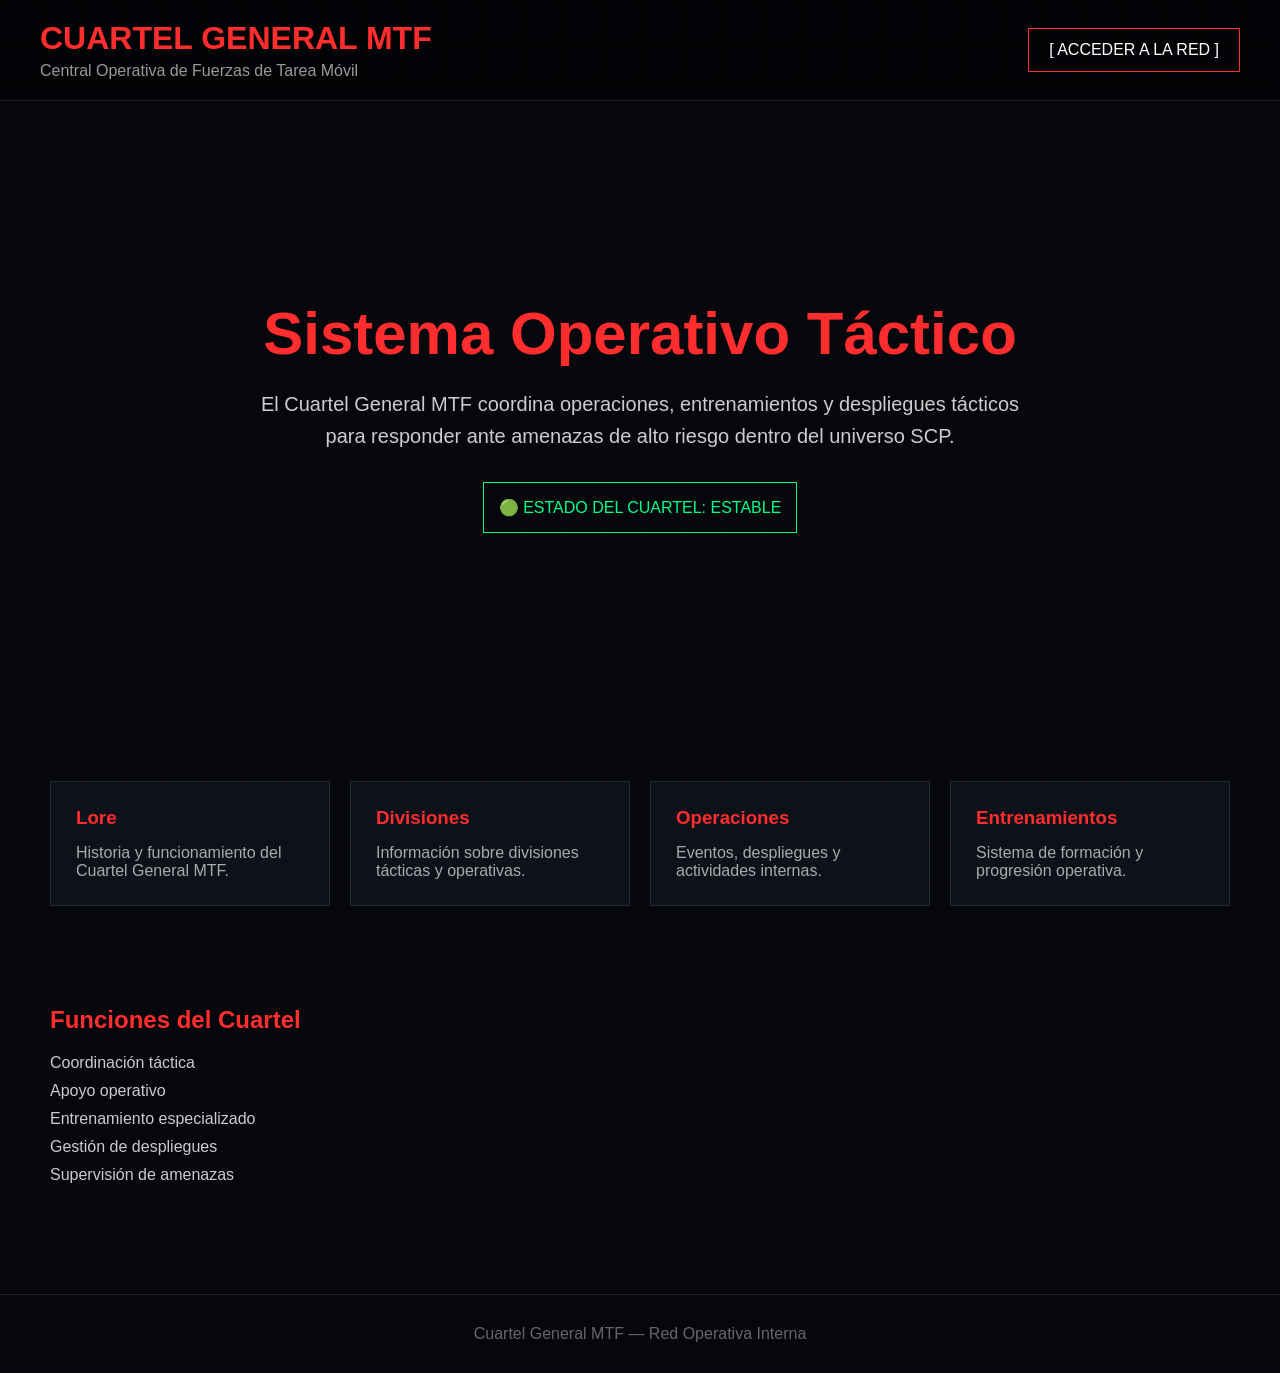
<file: index.html>
<!DOCTYPE html>
<html lang="es">
<head>
<meta charset="UTF-8">
<meta name="viewport" content="width=device-width, initial-scale=1.0">

<title>Cuartel General MTF</title>

<link rel="stylesheet" href="style.css">

</head>

<body>

<div class="background-grid"></div>

<header class="topbar">

<div class="logo-area">
<h1>CUARTEL GENERAL MTF</h1>
<p>Central Operativa de Fuerzas de Tarea Móvil</p>
</div>

<a href="login.html" class="login-btn">
[ ACCEDER A LA RED ]
</a>

</header>

<section class="hero">

<div class="hero-content">

<h2 class="typing">
Sistema Operativo Táctico
</h2>

<p>
El Cuartel General MTF coordina operaciones, entrenamientos y despliegues tácticos para responder ante amenazas de alto riesgo dentro del universo SCP.
</p>

<div class="status-box">
🟢 ESTADO DEL CUARTEL: ESTABLE
</div>

</div>

</section>

<section class="cards-section">

<div class="card">
<h3>Lore</h3>
<p>
Historia y funcionamiento del Cuartel General MTF.
</p>
</div>

<div class="card">
<h3>Divisiones</h3>
<p>
Información sobre divisiones tácticas y operativas.
</p>
</div>

<div class="card">
<h3>Operaciones</h3>
<p>
Eventos, despliegues y actividades internas.
</p>
</div>

<div class="card">
<h3>Entrenamientos</h3>
<p>
Sistema de formación y progresión operativa.
</p>
</div>

</section>

<section class="info-panel">

<h2>Funciones del Cuartel</h2>

<ul>
<li>Coordinación táctica</li>
<li>Apoyo operativo</li>
<li>Entrenamiento especializado</li>
<li>Gestión de despliegues</li>
<li>Supervisión de amenazas</li>
</ul>

</section>

<footer>

<p>
Cuartel General MTF — Red Operativa Interna
</p>

</footer>

<script src="app.js"></script>

</body>
</html>
</file>
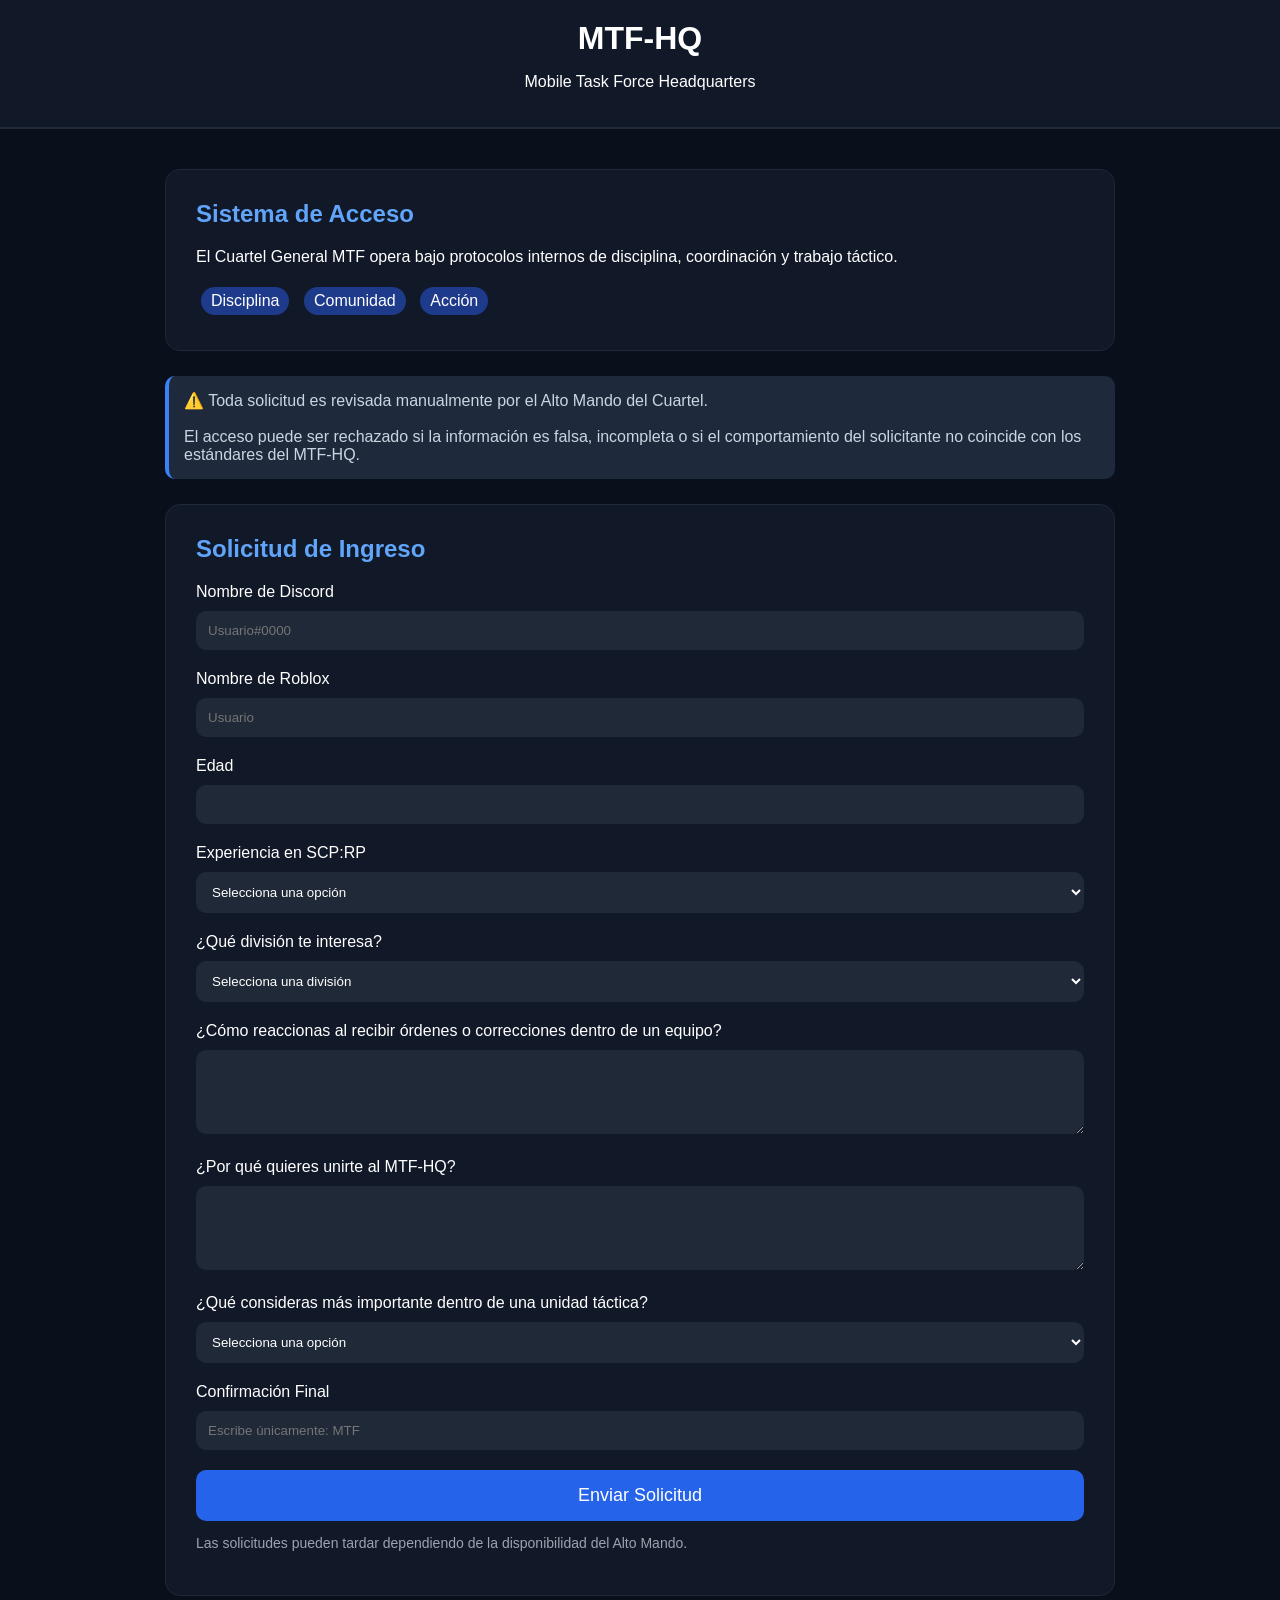
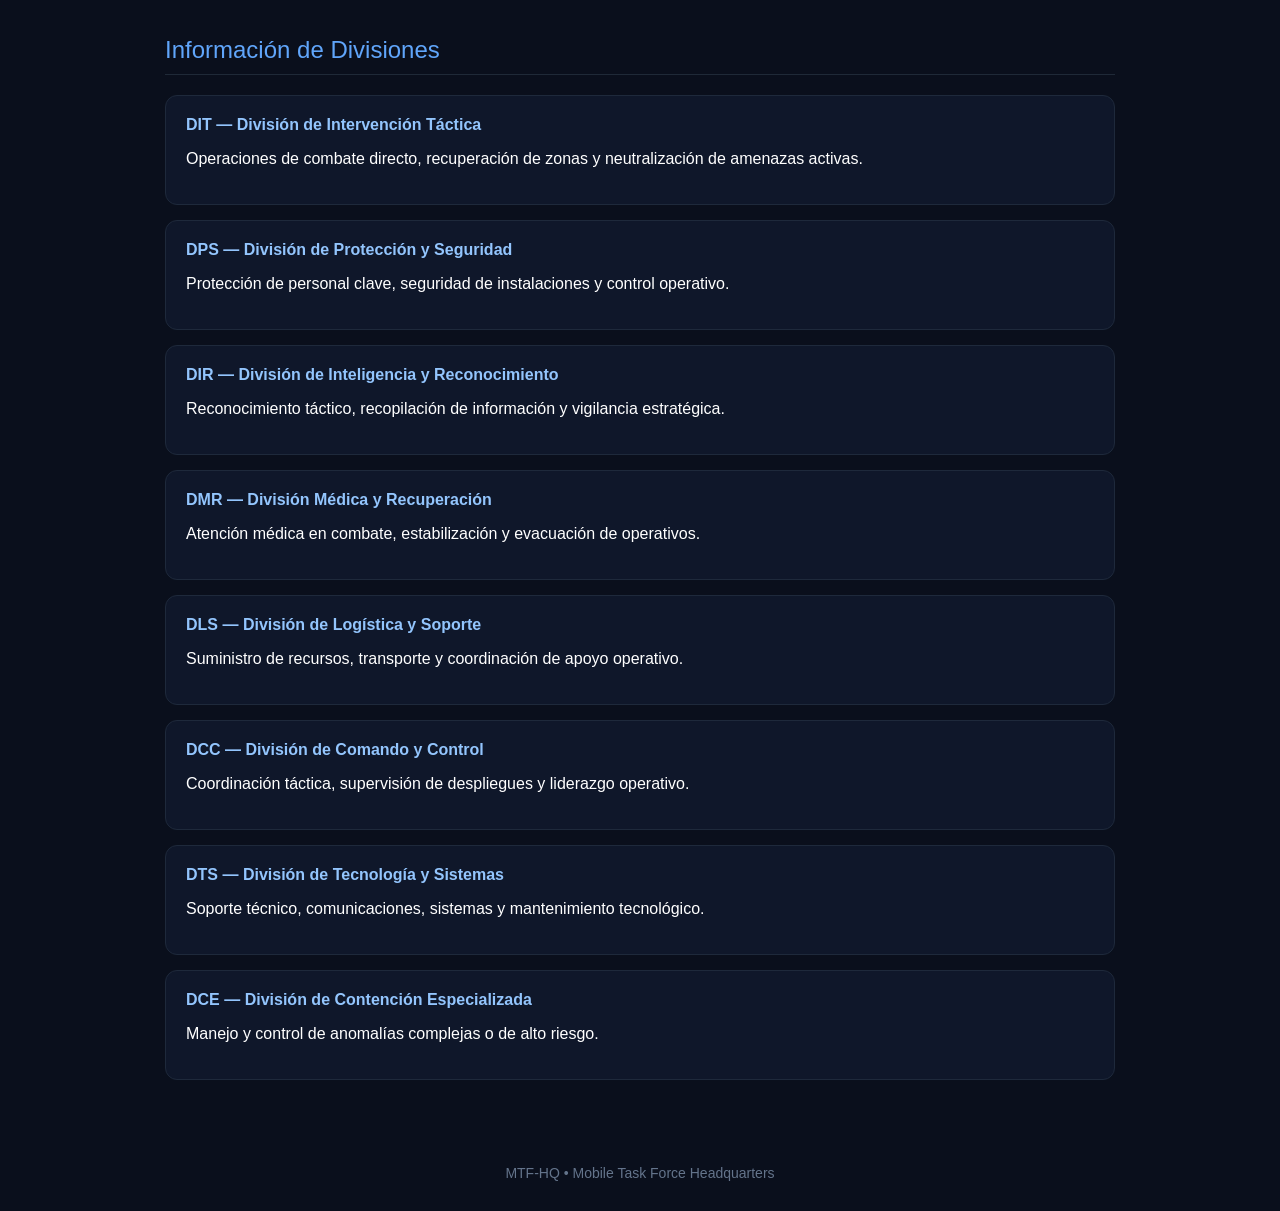
<file: acceso.html>
<!DOCTYPE html>
<html lang="es">
<head>
<meta charset="UTF-8">
<meta name="viewport" content="width=device-width, initial-scale=1.0">

<title>MTF-HQ | Acceso</title>

<style>

body{
    margin:0;
    font-family:Arial;
    background:#0a0f1c;
    color:white;
}

header{
    background:#111827;
    padding:20px;
    text-align:center;
    border-bottom:2px solid #1f2937;
}

header h1{
    margin:0;
    font-size:32px;
}

.container{
    max-width:950px;
    margin:auto;
    padding:40px 20px;
}

.card{
    background:#111827;
    border:1px solid #1f2937;
    border-radius:15px;
    padding:30px;
    margin-bottom:25px;
}

.card h2{
    margin-top:0;
    color:#60a5fa;
}

.card h3{
    color:#93c5fd;
}

input, select, textarea{
    width:100%;
    padding:12px;
    margin-top:10px;
    margin-bottom:20px;
    border:none;
    border-radius:10px;
    background:#1f2937;
    color:white;
    box-sizing:border-box;
}

textarea{
    resize:vertical;
}

button{
    width:100%;
    padding:15px;
    border:none;
    border-radius:10px;
    background:#2563eb;
    color:white;
    font-size:18px;
    cursor:pointer;
    transition:0.2s;
}

button:hover{
    background:#1d4ed8;
}

.info{
    color:#9ca3af;
    font-size:14px;
}

.tag{
    display:inline-block;
    background:#1e3a8a;
    padding:5px 10px;
    border-radius:20px;
    margin:5px;
}

.warning{
    background:#1e293b;
    border-left:4px solid #3b82f6;
    padding:15px;
    border-radius:10px;
    margin-bottom:25px;
    color:#cbd5e1;
}

.section-title{
    margin-top:40px;
    margin-bottom:20px;
    color:#60a5fa;
    font-size:24px;
    border-bottom:1px solid #1f2937;
    padding-bottom:10px;
}

.division-box{
    background:#0f172a;
    border:1px solid #1e293b;
    border-radius:12px;
    padding:20px;
    margin-bottom:15px;
}

.division-box strong{
    color:#93c5fd;
}

.footer{
    text-align:center;
    color:#64748b;
    padding:30px;
    font-size:14px;
}

</style>
</head>

<body>

<header>
    <h1>MTF-HQ</h1>
    <p>Mobile Task Force Headquarters</p>
</header>

<div class="container">

<div class="card">

<h2>Sistema de Acceso</h2>

<p>
El Cuartel General MTF opera bajo protocolos internos de disciplina, coordinación y trabajo táctico.
</p>

<div class="tag">Disciplina</div>
<div class="tag">Comunidad</div>
<div class="tag">Acción</div>

</div>

<div class="warning">
⚠️ Toda solicitud es revisada manualmente por el Alto Mando del Cuartel.
<br><br>
El acceso puede ser rechazado si la información es falsa, incompleta o si el comportamiento del solicitante no coincide con los estándares del MTF-HQ.
</div>

<div class="card">

<h2>Solicitud de Ingreso</h2>

<form action="https://formsubmit.co/trexprofalconsmz@gmail.com" method="POST">

<input type="hidden" name="_captcha" value="false">

<input type="hidden" name="_next" value="https://t-rex-pro.github.io/-/">

<label>Nombre de Discord</label>
<input type="text" name="Discord" placeholder="Usuario#0000" required>

<label>Nombre de Roblox</label>
<input type="text" name="Roblox" placeholder="Usuario" required>

<label>Edad</label>
<input type="number" name="Edad" required>

<label>Experiencia en SCP:RP</label>
<select name="Experiencia" required>
<option value="">Selecciona una opción</option>
<option>Ninguna</option>
<option>Básica</option>
<option>Intermedia</option>
<option>Avanzada</option>
</select>

<label>¿Qué división te interesa?</label>
<select name="Division" required>
<option value="">Selecciona una división</option>
<option>DIT - Intervención Táctica</option>
<option>DPS - Protección y Seguridad</option>
<option>DIR - Inteligencia y Reconocimiento</option>
<option>DMR - Médica y Recuperación</option>
<option>DLS - Logística y Soporte</option>
<option>DCC - Comando y Control</option>
<option>DTS - Tecnología y Sistemas</option>
<option>DCE - Contención Especializada</option>
</select>

<label>¿Cómo reaccionas al recibir órdenes o correcciones dentro de un equipo?</label>
<textarea name="Ordenes" rows="4" required></textarea>

<label>¿Por qué quieres unirte al MTF-HQ?</label>
<textarea name="Motivo" rows="4" required></textarea>

<label>¿Qué consideras más importante dentro de una unidad táctica?</label>
<select name="Importancia" required>
<option value="">Selecciona una opción</option>
<option>Disciplina</option>
<option>Trabajo en equipo</option>
<option>Liderazgo</option>
<option>Eficiencia operativa</option>
<option>Lealtad</option>
</select>

<label>Confirmación Final</label>
<input type="text" name="Confirmacion" placeholder='Escribe únicamente: MTF' required>

<button type="submit">
Enviar Solicitud
</button>

</form>

<p class="info">
Las solicitudes pueden tardar dependiendo de la disponibilidad del Alto Mando.
</p>

</div>

<div class="section-title">
Información de Divisiones
</div>

<div class="division-box">
<strong>DIT — División de Intervención Táctica</strong>
<p>
Operaciones de combate directo, recuperación de zonas y neutralización de amenazas activas.
</p>
</div>

<div class="division-box">
<strong>DPS — División de Protección y Seguridad</strong>
<p>
Protección de personal clave, seguridad de instalaciones y control operativo.
</p>
</div>

<div class="division-box">
<strong>DIR — División de Inteligencia y Reconocimiento</strong>
<p>
Reconocimiento táctico, recopilación de información y vigilancia estratégica.
</p>
</div>

<div class="division-box">
<strong>DMR — División Médica y Recuperación</strong>
<p>
Atención médica en combate, estabilización y evacuación de operativos.
</p>
</div>

<div class="division-box">
<strong>DLS — División de Logística y Soporte</strong>
<p>
Suministro de recursos, transporte y coordinación de apoyo operativo.
</p>
</div>

<div class="division-box">
<strong>DCC — División de Comando y Control</strong>
<p>
Coordinación táctica, supervisión de despliegues y liderazgo operativo.
</p>
</div>

<div class="division-box">
<strong>DTS — División de Tecnología y Sistemas</strong>
<p>
Soporte técnico, comunicaciones, sistemas y mantenimiento tecnológico.
</p>
</div>

<div class="division-box">
<strong>DCE — División de Contención Especializada</strong>
<p>
Manejo y control de anomalías complejas o de alto riesgo.
</p>
</div>

</div>

<div class="footer">
MTF-HQ • Mobile Task Force Headquarters
</div>

</body>
</html>
</file>
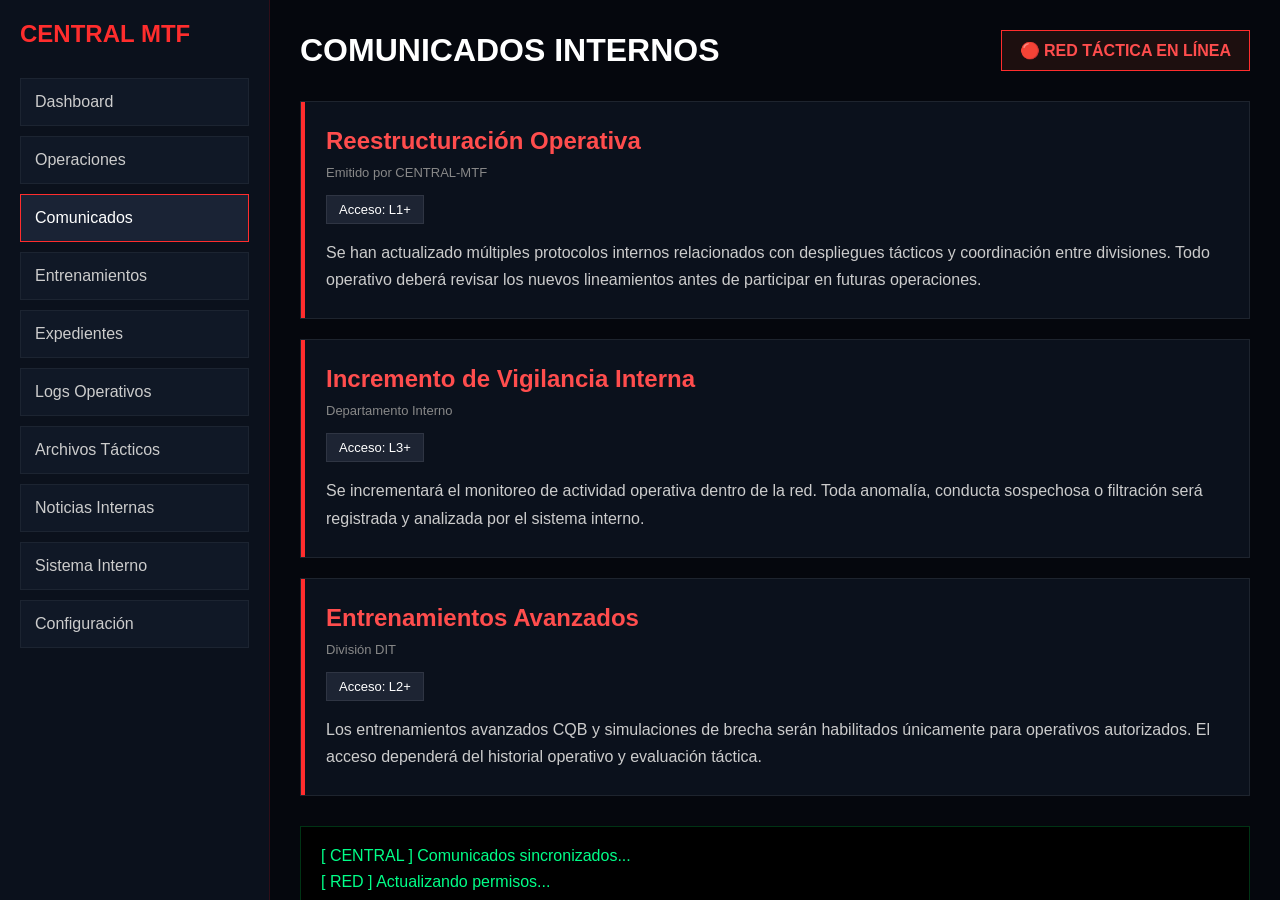
<file: comunicados.html>
<!DOCTYPE html>
<html lang="es">
<head>
<meta charset="UTF-8">
<meta name="viewport" content="width=device-width, initial-scale=1.0">

<title>Comunicados | CENTRAL MTF</title>

<style>

*{
margin:0;
padding:0;
box-sizing:border-box;
font-family:Arial;
}

body{
background:#05070d;
color:white;
display:flex;
height:100vh;
overflow:hidden;
}

/* SIDEBAR */

.sidebar{
width:270px;
background:#0b111c;
border-right:1px solid rgba(255,0,0,0.15);
padding:20px;
display:flex;
flex-direction:column;
}

.logo{
font-size:24px;
font-weight:bold;
color:#ff2d2d;
margin-bottom:30px;
}

.menu{
display:flex;
flex-direction:column;
gap:10px;
}

.menu a{
padding:14px;
text-decoration:none;
color:#ccc;
background:#101826;
border:1px solid rgba(255,255,255,0.05);
transition:0.3s;
}

.menu a:hover{
background:#161f30;
color:white;
border-color:#ff2d2d;
}

.active{
background:#1a2335 !important;
border-color:#ff2d2d !important;
color:white !important;
}

/* MAIN */

.main{
flex:1;
overflow-y:auto;
padding:30px;
}

/* TOPBAR */

.topbar{
display:flex;
justify-content:space-between;
align-items:center;
margin-bottom:30px;
}

.alert{
padding:10px 18px;
background:#1d0f0f;
border:1px solid #ff2d2d;
color:#ff4d4d;
font-weight:bold;
}

/* CARDS */

.card{
background:#0b111c;
border:1px solid rgba(255,255,255,0.08);
padding:25px;
margin-bottom:20px;
position:relative;
overflow:hidden;
}

.card::before{
content:"";
position:absolute;
left:0;
top:0;
width:4px;
height:100%;
background:#ff2d2d;
}

.card h2{
margin-bottom:10px;
color:#ff4d4d;
}

.date{
font-size:13px;
color:#888;
margin-bottom:15px;
}

.level{
display:inline-block;
padding:6px 12px;
background:#1d2433;
border:1px solid rgba(255,255,255,0.08);
margin-bottom:15px;
font-size:13px;
}

.text{
line-height:1.7;
color:#ccc;
}

/* TERMINAL */

.terminal{
margin-top:30px;
background:black;
padding:20px;
border:1px solid rgba(0,255,100,0.2);
height:180px;
overflow:hidden;
font-family:monospace;
color:#00ff88;
}

.line{
margin-bottom:8px;
animation:flicker 1.5s infinite;
}

@keyframes flicker{
0%{opacity:1;}
50%{opacity:0.8;}
100%{opacity:1;}
}

/* RESPONSIVE */

@media(max-width:900px){

body{
flex-direction:column;
}

.sidebar{
width:100%;
height:auto;
border-right:none;
border-bottom:1px solid rgba(255,255,255,0.08);
}

}

</style>
</head>

<body>

<div class="sidebar">

<div class="logo">
CENTRAL MTF
</div>

<div class="menu">

<a href="dashboard.html">Dashboard</a>
<a href="operaciones.html">Operaciones</a>

<a href="comunicados.html" class="active">
Comunicados
</a>

<a href="#">Entrenamientos</a>
<a href="#">Expedientes</a>
<a href="#">Logs Operativos</a>
<a href="#">Archivos Tácticos</a>
<a href="#">Noticias Internas</a>
<a href="#">Sistema Interno</a>
<a href="#">Configuración</a>

</div>

</div>

<div class="main">

<div class="topbar">

<h1>COMUNICADOS INTERNOS</h1>

<div class="alert">
🔴 RED TÁCTICA EN LÍNEA
</div>

</div>

<div class="card">

<h2>Reestructuración Operativa</h2>

<div class="date">
Emitido por CENTRAL-MTF
</div>

<div class="level">
Acceso: L1+
</div>

<div class="text">
Se han actualizado múltiples protocolos internos relacionados
con despliegues tácticos y coordinación entre divisiones.
Todo operativo deberá revisar los nuevos lineamientos antes
de participar en futuras operaciones.
</div>

</div>

<div class="card">

<h2>Incremento de Vigilancia Interna</h2>

<div class="date">
Departamento Interno
</div>

<div class="level">
Acceso: L3+
</div>

<div class="text">
Se incrementará el monitoreo de actividad operativa dentro de la red.
Toda anomalía, conducta sospechosa o filtración será registrada
y analizada por el sistema interno.
</div>

</div>

<div class="card">

<h2>Entrenamientos Avanzados</h2>

<div class="date">
División DIT
</div>

<div class="level">
Acceso: L2+
</div>

<div class="text">
Los entrenamientos avanzados CQB y simulaciones de brecha
serán habilitados únicamente para operativos autorizados.
El acceso dependerá del historial operativo y evaluación táctica.
</div>

</div>

<div class="terminal">

<div class="line">
[ CENTRAL ] Comunicados sincronizados...
</div>

<div class="line">
[ RED ] Actualizando permisos...
</div>

<div class="line">
[ SISTEMA ] Escaneo de seguridad completado...
</div>

<div class="line">
[ INTERNO ] Monitoreo táctico activo...
</div>

<div class="line">
[ PI ] Información clasificada asegurada...
</div>

</div>

</div>

</body>
</html>
</file>
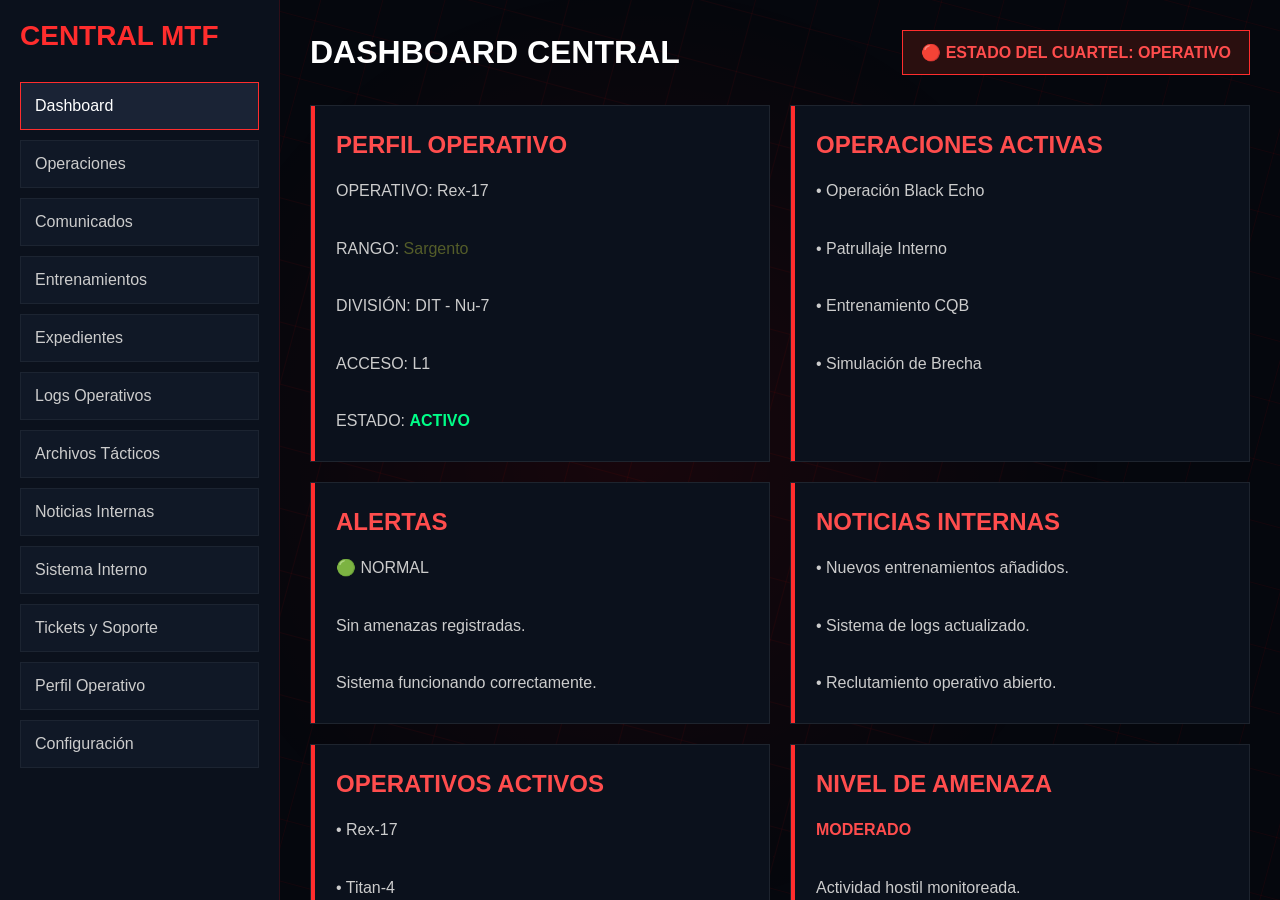
<file: dashboard.html>
<!DOCTYPE html>
<html lang="es">
<head>
<meta charset="UTF-8">
<meta name="viewport" content="width=device-width, initial-scale=1.0">

<title>CENTRAL MTF</title>

<style>

*{
margin:0;
padding:0;
box-sizing:border-box;
font-family:Arial;
}

body{
background:#05070d;
color:white;
display:flex;
height:100vh;
overflow:hidden;
}

/* FONDO */

.background{
position:fixed;
width:100%;
height:100%;
background:
radial-gradient(circle at center,
rgba(255,0,0,0.08),
transparent 60%);
z-index:-2;
overflow:hidden;
}

.grid{
position:absolute;
width:200%;
height:200%;
background-image:
linear-gradient(rgba(255,0,0,0.06) 1px, transparent 1px),
linear-gradient(90deg, rgba(255,0,0,0.06) 1px, transparent 1px);
background-size:60px 60px;
animation:moveGrid 20s linear infinite;
transform:rotate(15deg);
}

@keyframes moveGrid{
0%{
transform:translate(0,0) rotate(15deg);
}
100%{
transform:translate(-60px,-60px) rotate(15deg);
}
}

/* SIDEBAR */

.sidebar{
width:280px;
background:#0b111c;
border-right:1px solid rgba(255,0,0,0.15);
padding:20px;
overflow-y:auto;
}

.logo{
font-size:28px;
font-weight:bold;
color:#ff2d2d;
margin-bottom:30px;
}

.menu{
display:flex;
flex-direction:column;
gap:10px;
}

.menu a{
padding:14px;
text-decoration:none;
color:#ccc;
background:#101826;
border:1px solid rgba(255,255,255,0.05);
transition:0.3s;
}

.menu a:hover{
background:#161f30;
border-color:#ff2d2d;
color:white;
}

.active{
background:#1a2335 !important;
border-color:#ff2d2d !important;
color:white !important;
}

/* MAIN */

.main{
flex:1;
padding:30px;
overflow-y:auto;
}

/* TOPBAR */

.topbar{
display:flex;
justify-content:space-between;
align-items:center;
margin-bottom:30px;
}

.alert-status{
padding:12px 18px;
background:#2a0f0f;
border:1px solid #ff2d2d;
color:#ff4d4d;
font-weight:bold;
}

/* CARDS */

.cards{
display:grid;
grid-template-columns:repeat(auto-fit,minmax(320px,1fr));
gap:20px;
}

.card{
background:#0b111c;
border:1px solid rgba(255,255,255,0.08);
padding:25px;
position:relative;
overflow:hidden;
}

.card::before{
content:"";
position:absolute;
left:0;
top:0;
width:4px;
height:100%;
background:#ff2d2d;
}

.card h2{
margin-bottom:18px;
color:#ff4d4d;
}

.info{
line-height:1.8;
color:#ccc;
}

.status-active{
color:#00ff88;
font-weight:bold;
}

.status-alert{
color:#ff4d4d;
font-weight:bold;
}

/* TERMINAL */

.terminal{
margin-top:30px;
background:black;
border:1px solid rgba(0,255,100,0.2);
padding:20px;
height:220px;
overflow:hidden;
font-family:monospace;
color:#00ff88;
}

.line{
margin-bottom:10px;
animation:flicker 1.4s infinite;
}

@keyframes flicker{
0%{opacity:1;}
50%{opacity:0.7;}
100%{opacity:1;}
}

/* RESPONSIVE */

@media(max-width:900px){

body{
flex-direction:column;
}

.sidebar{
width:100%;
height:auto;
border-right:none;
border-bottom:1px solid rgba(255,255,255,0.08);
}

}

</style>
</head>

<body>

<div class="background">
<div class="grid"></div>
</div>

<!-- SIDEBAR -->

<div class="sidebar">

<div class="logo">
CENTRAL MTF
</div>

<div class="menu">

<a href="dashboard.html" class="active">
Dashboard
</a>

<a href="operaciones.html">
Operaciones
</a>

<a href="comunicados.html">
Comunicados
</a>

<a href="entrenamientos.html">
Entrenamientos
</a>

<a href="expedientes.html">
Expedientes
</a>

<a href="logs.html">
Logs Operativos
</a>

<a href="archivos.html">
Archivos Tácticos
</a>

<a href="noticias.html">
Noticias Internas
</a>

<a href="sistema.html">
Sistema Interno
</a>

<a href="tickets.html">
Tickets y Soporte
</a>

<a href="perfil.html">
Perfil Operativo
</a>

<a href="configuracion.html">
Configuración
</a>

</div>

</div>

<!-- MAIN -->

<div class="main">

<div class="topbar">

<h1>DASHBOARD CENTRAL</h1>

<div class="alert-status">
🔴 ESTADO DEL CUARTEL: OPERATIVO
</div>

</div>

<div class="cards">

<div class="card">

<h2>PERFIL OPERATIVO</h2>

<div class="info">
OPERATIVO: Rex-17<br><br>

RANGO:
<span style="color:#545d29;">
Sargento
</span>
<br><br>

DIVISIÓN:
DIT - Nu-7
<br><br>

ACCESO:
L1
<br><br>

ESTADO:
<span class="status-active">
ACTIVO
</span>

</div>

</div>

<div class="card">

<h2>OPERACIONES ACTIVAS</h2>

<div class="info">

• Operación Black Echo<br><br>

• Patrullaje Interno<br><br>

• Entrenamiento CQB<br><br>

• Simulación de Brecha

</div>

</div>

<div class="card">

<h2>ALERTAS</h2>

<div class="info">

🟢 NORMAL<br><br>

Sin amenazas registradas.<br><br>

Sistema funcionando correctamente.

</div>

</div>

<div class="card">

<h2>NOTICIAS INTERNAS</h2>

<div class="info">

• Nuevos entrenamientos añadidos.<br><br>

• Sistema de logs actualizado.<br><br>

• Reclutamiento operativo abierto.

</div>

</div>

<div class="card">

<h2>OPERATIVOS ACTIVOS</h2>

<div class="info">

• Rex-17<br><br>

• Titan-4<br><br>

• Delta-12<br><br>

• Specter-9

</div>

</div>

<div class="card">

<h2>NIVEL DE AMENAZA</h2>

<div class="info">

<span class="status-alert">
MODERADO
</span>
<br><br>

Actividad hostil monitoreada.<br><br>

Sin brechas activas.

</div>

</div>

</div>

<!-- TERMINAL -->

<div class="terminal">

<div class="line">
[ SISTEMA ] Conectando con CENTRAL-MTF...
</div>

<div class="line">
[ AUTORIZACIÓN ] Acceso verificado...
</div>

<div class="line">
[ RED ] Cargando módulos tácticos...
</div>

<div class="line">
[ PI ] Vigilancia activa iniciada...
</div>

<div class="line">
[ PM ] Monitoreo disciplinario activo...
</div>

<div class="line">
[ PC ] Recolectando información pública...
</div>

<div class="line">
[ CENTRAL ] Bienvenido operativo.
</div>

</div>

</div>

</body>
</html>
</file>
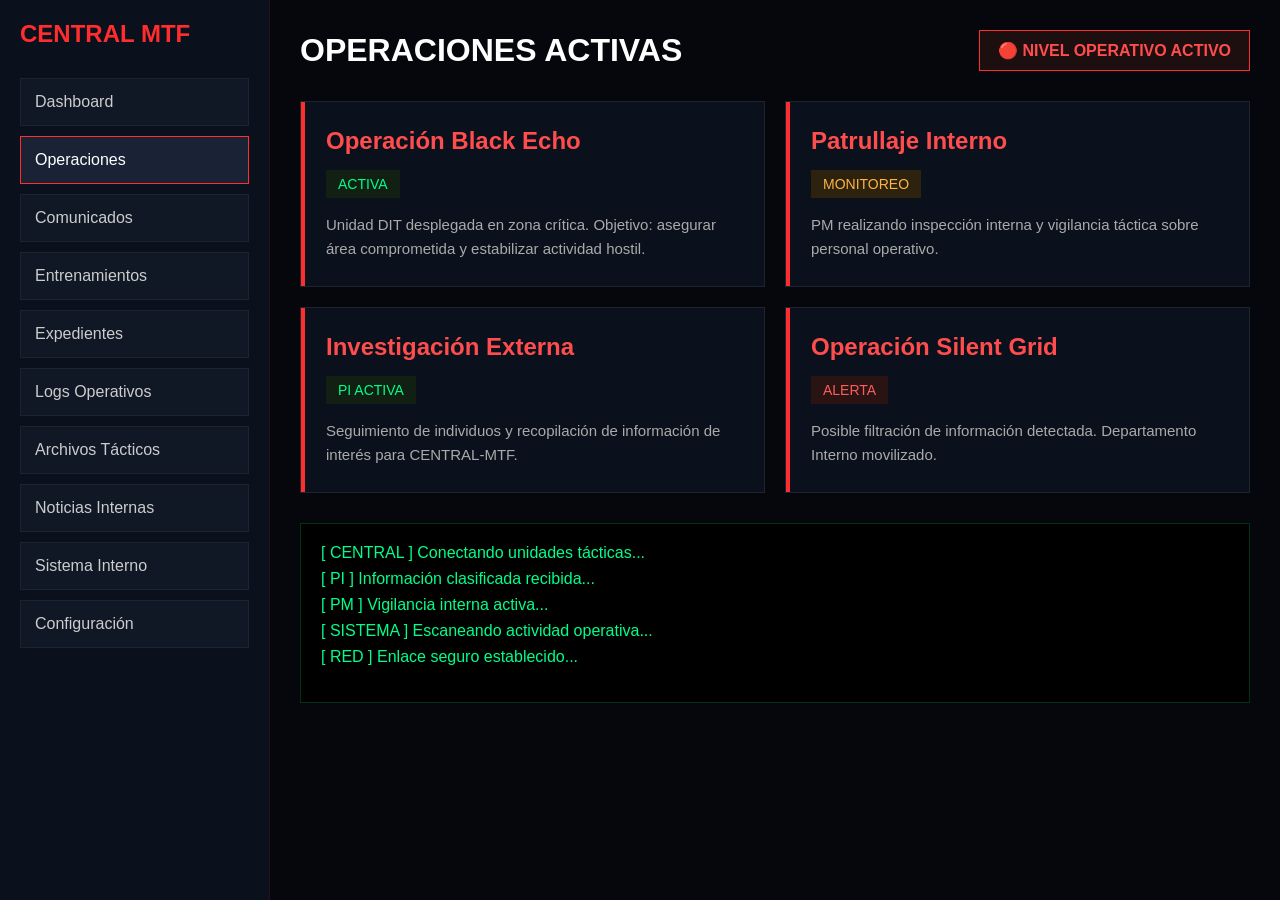
<file: operaciones.html>
<!DOCTYPE html>
<html lang="es">
<head>
<meta charset="UTF-8">
<meta name="viewport" content="width=device-width, initial-scale=1.0">

<title>Operaciones | CENTRAL MTF</title>

<style>

*{
margin:0;
padding:0;
box-sizing:border-box;
font-family:Arial;
}

body{
background:#05070d;
color:white;
display:flex;
height:100vh;
overflow:hidden;
}

/* SIDEBAR */

.sidebar{
width:270px;
background:#0b111c;
border-right:1px solid rgba(255,0,0,0.15);
padding:20px;
display:flex;
flex-direction:column;
}

.logo{
font-size:24px;
font-weight:bold;
color:#ff2d2d;
margin-bottom:30px;
}

.menu{
display:flex;
flex-direction:column;
gap:10px;
}

.menu a{
padding:14px;
text-decoration:none;
color:#ccc;
background:#101826;
border:1px solid rgba(255,255,255,0.05);
transition:0.3s;
}

.menu a:hover{
background:#161f30;
color:white;
border-color:#ff2d2d;
}

.active{
background:#1a2335 !important;
border-color:#ff2d2d !important;
color:white !important;
}

/* MAIN */

.main{
flex:1;
overflow-y:auto;
padding:30px;
}

/* TOP */

.topbar{
display:flex;
justify-content:space-between;
align-items:center;
margin-bottom:30px;
}

.status{
padding:10px 18px;
background:#1d0f0f;
border:1px solid #ff2d2d;
color:#ff4d4d;
font-weight:bold;
}

/* CARDS */

.grid{
display:grid;
grid-template-columns:repeat(auto-fit,minmax(320px,1fr));
gap:20px;
}

.card{
background:#0b111c;
border:1px solid rgba(255,255,255,0.08);
padding:25px;
position:relative;
overflow:hidden;
}

.card::before{
content:"";
position:absolute;
top:0;
left:0;
width:4px;
height:100%;
background:#ff2d2d;
}

.card h2{
margin-bottom:15px;
color:#ff4d4d;
}

.operation-status{
display:inline-block;
padding:6px 12px;
background:#122013;
color:#00ff88;
margin-bottom:15px;
font-size:14px;
}

.operation-danger{
background:#291313;
color:#ff5c5c;
}

.operation-medium{
background:#2c220d;
color:#ffb347;
}

.info{
color:#aaa;
line-height:1.6;
font-size:15px;
}

/* TERMINAL */

.terminal{
margin-top:30px;
background:black;
padding:20px;
border:1px solid rgba(0,255,100,0.2);
height:180px;
overflow:hidden;
font-family:monospace;
color:#00ff88;
}

.line{
margin-bottom:8px;
animation:flicker 1.5s infinite;
}

@keyframes flicker{
0%{opacity:1;}
50%{opacity:0.8;}
100%{opacity:1;}
}

/* RESPONSIVE */

@media(max-width:900px){

body{
flex-direction:column;
}

.sidebar{
width:100%;
height:auto;
border-right:none;
border-bottom:1px solid rgba(255,255,255,0.08);
}

}

</style>
</head>

<body>

<div class="sidebar">

<div class="logo">
CENTRAL MTF
</div>

<div class="menu">

<a href="dashboard.html">Dashboard</a>

<a href="operaciones.html" class="active">
Operaciones
</a>

<a href="comunicados.html">Comunicados</a>
<a href="#">Entrenamientos</a>
<a href="#">Expedientes</a>
<a href="#">Logs Operativos</a>
<a href="#">Archivos Tácticos</a>
<a href="#">Noticias Internas</a>
<a href="#">Sistema Interno</a>
<a href="#">Configuración</a>

</div>

</div>

<div class="main">

<div class="topbar">

<h1>OPERACIONES ACTIVAS</h1>

<div class="status">
🔴 NIVEL OPERATIVO ACTIVO
</div>

</div>

<div class="grid">

<div class="card">

<h2>Operación Black Echo</h2>

<div class="operation-status">
ACTIVA
</div>

<p class="info">
Unidad DIT desplegada en zona crítica.
Objetivo:
asegurar área comprometida y estabilizar actividad hostil.
</p>

</div>

<div class="card">

<h2>Patrullaje Interno</h2>

<div class="operation-status operation-medium">
MONITOREO
</div>

<p class="info">
PM realizando inspección interna y vigilancia táctica
sobre personal operativo.
</p>

</div>

<div class="card">

<h2>Investigación Externa</h2>

<div class="operation-status">
PI ACTIVA
</div>

<p class="info">
Seguimiento de individuos y recopilación de información
de interés para CENTRAL-MTF.
</p>

</div>

<div class="card">

<h2>Operación Silent Grid</h2>

<div class="operation-status operation-danger">
ALERTA
</div>

<p class="info">
Posible filtración de información detectada.
Departamento Interno movilizado.
</p>

</div>

</div>

<div class="terminal">

<div class="line">
[ CENTRAL ] Conectando unidades tácticas...
</div>

<div class="line">
[ PI ] Información clasificada recibida...
</div>

<div class="line">
[ PM ] Vigilancia interna activa...
</div>

<div class="line">
[ SISTEMA ] Escaneando actividad operativa...
</div>

<div class="line">
[ RED ] Enlace seguro establecido...
</div>

</div>

</div>

</body>
</html>
</file>
<file: style.css>
*{
    margin:0;
    padding:0;
    box-sizing:border-box;
}

body{
    background:#05070d;
    color:white;
    font-family:Arial, sans-serif;
    overflow-x:hidden;
}

.background-grid{
    position:fixed;
    width:100%;
    height:100%;
    background:
    linear-gradient(rgba(255,0,0,0.05) 1px, transparent 1px),
    linear-gradient(90deg, rgba(255,0,0,0.05) 1px, transparent 1px);
    background-size:40px 40px;
    z-index:-2;
    animation:gridMove 20s linear infinite;
}

@keyframes gridMove{
    from{
        transform:translateY(0px);
    }
    to{
        transform:translateY(40px);
    }
}

.topbar{
    display:flex;
    justify-content:space-between;
    align-items:center;
    padding:20px 40px;
    border-bottom:1px solid rgba(255,255,255,0.1);
    background:rgba(0,0,0,0.5);
    backdrop-filter:blur(5px);
}

.logo-area h1{
    color:#ff2d2d;
    font-size:32px;
}

.logo-area p{
    color:#999;
    margin-top:5px;
}

.login-btn{
    text-decoration:none;
    color:white;
    border:1px solid #ff2d2d;
    padding:12px 20px;
    transition:0.3s;
}

.login-btn:hover{
    background:#ff2d2d;
}

.hero{
    height:70vh;
    display:flex;
    justify-content:center;
    align-items:center;
    text-align:center;
    padding:20px;
}

.hero-content{
    max-width:800px;
}

.typing{
    font-size:60px;
    color:#ff2d2d;
    margin-bottom:20px;
}

.hero p{
    color:#ccc;
    font-size:20px;
    line-height:1.6;
}

.status-box{
    margin-top:30px;
    border:1px solid #00ff88;
    padding:15px;
    display:inline-block;
    color:#00ff88;
}

.cards-section{
    display:grid;
    grid-template-columns:repeat(auto-fit,minmax(250px,1fr));
    gap:20px;
    padding:50px;
}

.card{
    background:#0d1119;
    border:1px solid rgba(255,255,255,0.1);
    padding:25px;
    transition:0.3s;
}

.card:hover{
    transform:translateY(-5px);
    border-color:#ff2d2d;
}

.card h3{
    color:#ff2d2d;
    margin-bottom:15px;
}

.card p{
    color:#aaa;
}

.info-panel{
    padding:50px;
}

.info-panel h2{
    color:#ff2d2d;
    margin-bottom:20px;
}

.info-panel ul{
    list-style:none;
}

.info-panel li{
    margin-bottom:10px;
    color:#ccc;
}

footer{
    padding:30px;
    text-align:center;
    color:#666;
    border-top:1px solid rgba(255,255,255,0.1);
    margin-top:50px;
}
</file>
